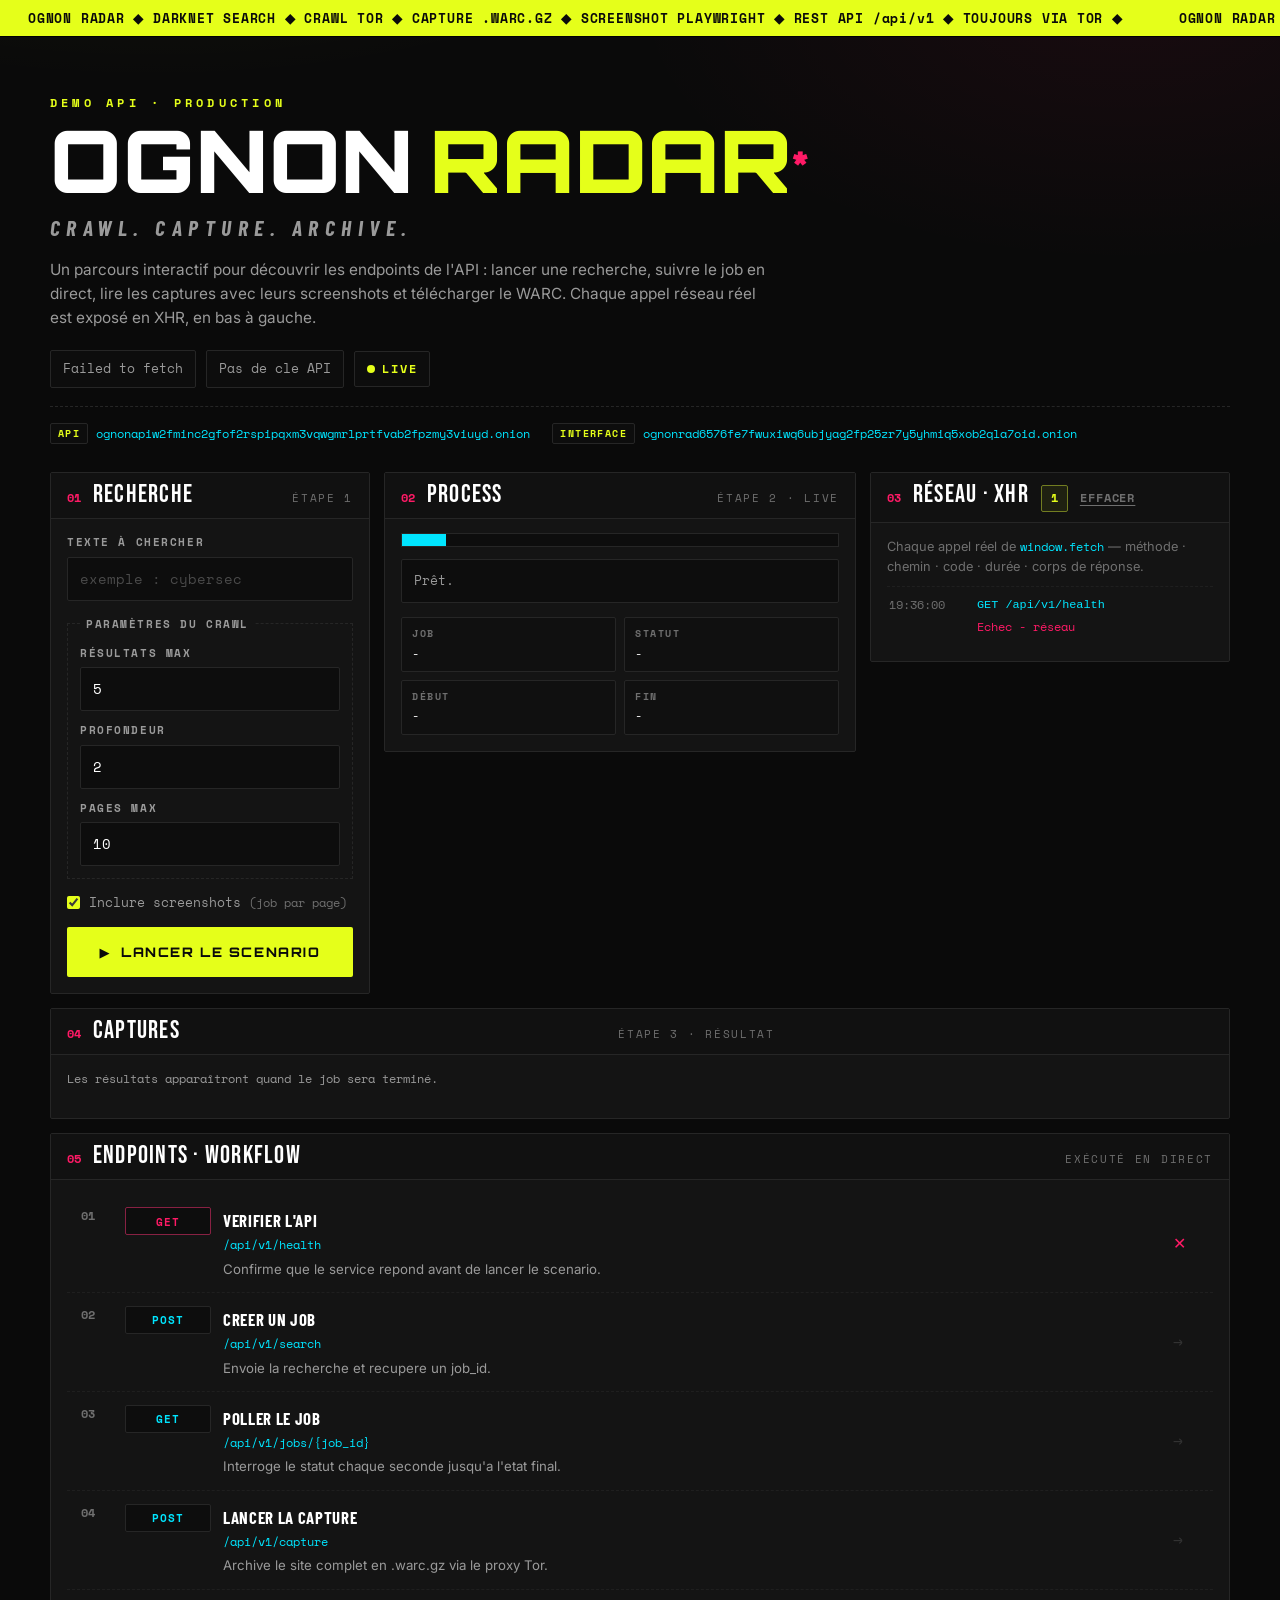
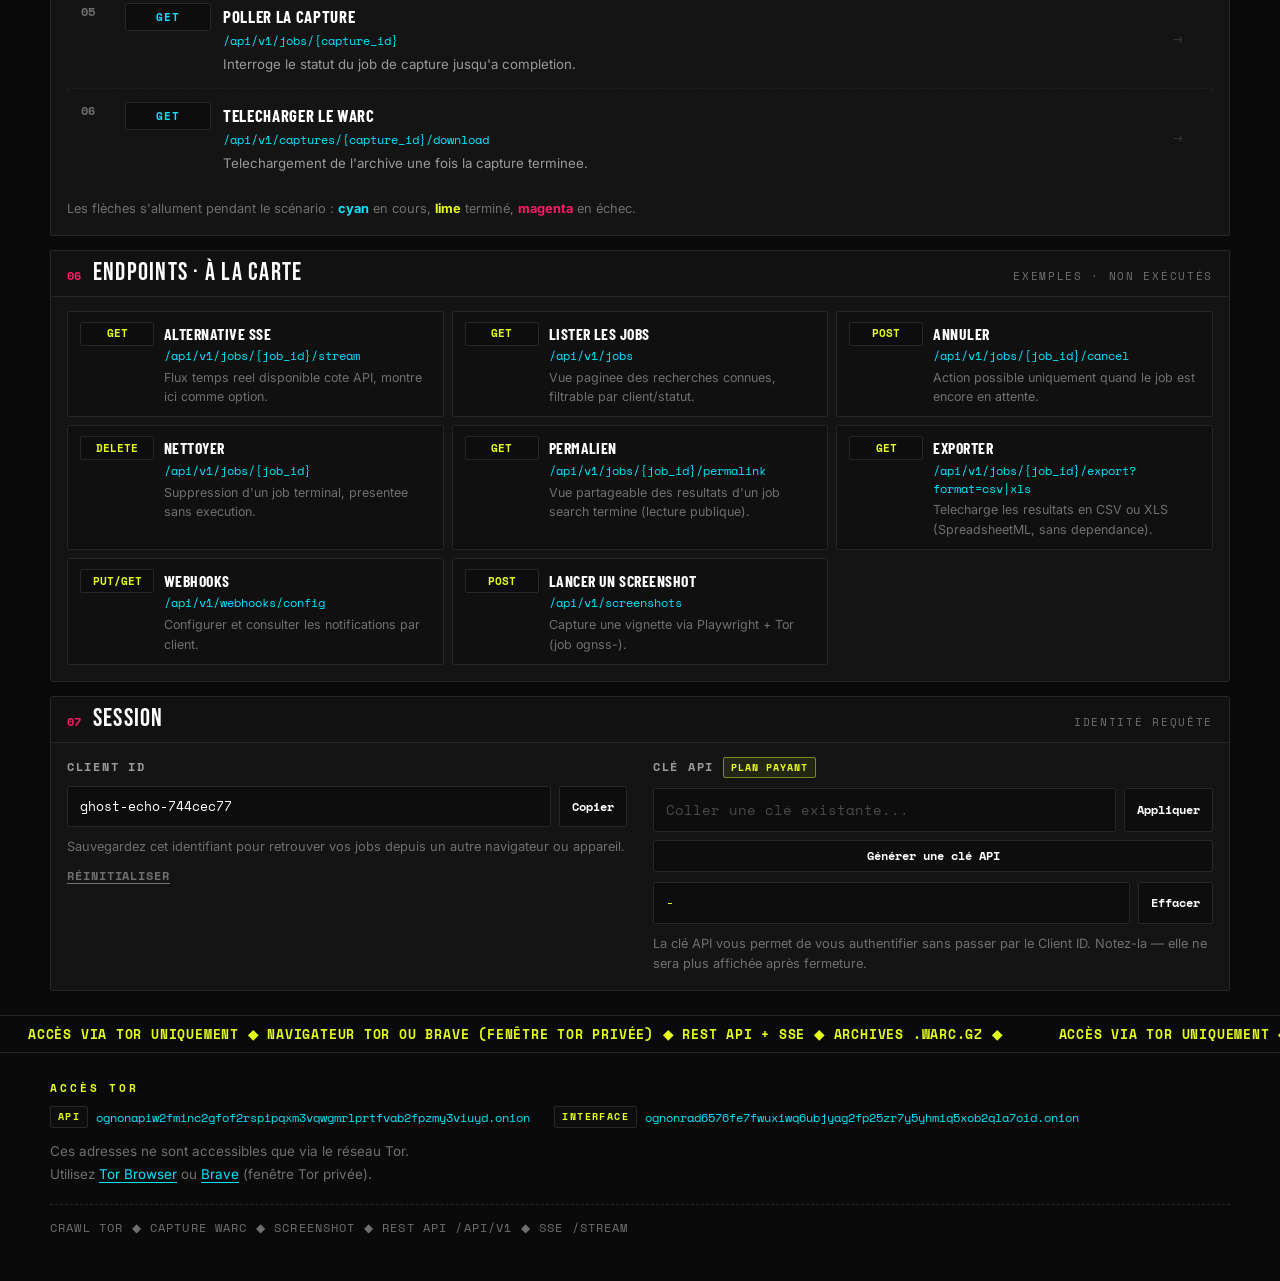
<file: clients/www/index.html>
<!doctype html>
<html lang="fr">
  <head>
    <meta charset="utf-8">
    <meta name="viewport" content="width=device-width, initial-scale=1">
    <title>Ognon Radar — Recherche .onion & API REST via Tor</title>
    <meta name="description" content="Ognon Radar : moteur de recherche sur le darknet. Crawl de sites .onion via Tor, captures WARC, screenshots et résultats en temps réel via API REST. Démo interactive incluse.">
    <link rel="canonical" href="https://dw.13h.be/">
    <meta property="og:type" content="website">
    <meta property="og:site_name" content="Ognon Radar">
    <meta property="og:title" content="Ognon Radar — Recherche .onion & API REST via Tor">
    <meta property="og:description" content="Moteur de recherche darknet : crawl des sites .onion via Tor, captures WARC, screenshots, API REST et résultats en temps réel.">
    <meta property="og:url" content="https://dw.13h.be/">
    <meta property="og:locale" content="fr_FR">
    <meta name="twitter:card" content="summary">
    <meta name="twitter:title" content="Ognon Radar — Recherche .onion & API REST via Tor">
    <meta name="twitter:description" content="Moteur de recherche darknet : crawl des sites .onion via Tor, captures WARC, screenshots, API REST et résultats en temps réel.">
    <script type="application/ld+json">
    {
      "@context": "https://schema.org",
      "@type": "WebSite",
      "name": "Ognon Radar",
      "url": "https://dw.13h.be/",
      "description": "Moteur de recherche de sites .onion via Tor : crawl, captures WARC, screenshots et API REST.",
      "inLanguage": "fr",
      "publisher": { "@type": "Organization", "name": "Ognon Radar" }
    }
    </script>
    <link rel="preconnect" href="https://fonts.googleapis.com">
    <link rel="preconnect" href="https://fonts.gstatic.com" crossorigin>
    <link href="https://fonts.googleapis.com/css2?family=Orbitron:wght@500;700;800;900&family=Space+Mono:ital,wght@0,400;0,700;1,400&family=Bebas+Neue&family=Barlow+Condensed:ital,wght@0,500;0,600;0,700;1,500&family=Inter:wght@400;500;600;700&display=swap" rel="stylesheet">
    <link rel="stylesheet" href="./styles.css?v=dev">
    <script src="./app.js?v=dev" defer></script>
  </head>
  <body>
    <div id="deploy-bar" title="Développement local"></div>

    <!-- ───── Ticker haut ───── -->
    <div class="marquee marquee--lime" aria-hidden="true">
      <div class="marquee-track">
        <div class="marquee-seg">OGNON RADAR ◆ DARKNET SEARCH ◆ CRAWL TOR ◆ CAPTURE .WARC.GZ ◆ SCREENSHOT PLAYWRIGHT ◆ REST API /api/v1 ◆ TOUJOURS VIA TOR ◆</div>
        <div class="marquee-seg">OGNON RADAR ◆ DARKNET SEARCH ◆ CRAWL TOR ◆ CAPTURE .WARC.GZ ◆ SCREENSHOT PLAYWRIGHT ◆ REST API /api/v1 ◆ TOUJOURS VIA TOR ◆</div>
      </div>
    </div>

    <header class="hero">
      <div class="hero-inner">
        <p class="hero-eyebrow">DEMO API · PRODUCTION</p>
        <div class="hero-title">
          <h1>OGNON<span class="hero-hl">RADAR</span><span class="hero-star" aria-hidden="true">*</span></h1>
        </div>
        <p class="hero-sub">CRAWL. CAPTURE. ARCHIVE.</p>
        <p class="hero-desc">
          Un parcours interactif pour découvrir les endpoints de l'API&nbsp;: lancer une recherche,
          suivre le job en direct, lire les captures avec leurs screenshots et télécharger le WARC.
          Chaque appel réseau réel est exposé en XHR, en bas à gauche.
        </p>
        <div class="hero-statuses">
          <output id="health-status" aria-live="polite">Vérification API...</output>
          <output id="api-key-status" aria-live="polite">Pas de clé API</output>
          <span class="live-badge" title="Session en direct"><span class="live-dot" aria-hidden="true"></span> LIVE</span>
        </div>
        <div class="onion-strip">
          <span class="onion-entry">
            <span class="onion-label">API</span>
            <a href="tor://ognonapiw2fminc2gfof2rspipqxm3vqwgmrlprtfvab2fpzmy3viuyd.onion" target="_blank" rel="noreferrer">ognonapiw2fminc2gfof2rspipqxm3vqwgmrlprtfvab2fpzmy3viuyd.onion</a>
          </span>
          <span class="onion-entry">
            <span class="onion-label">Interface</span>
            <a href="tor://ognonrad6576fe7fwuxiwq6ubjyag2fp25zr7y5yhmiq5xob2qla7oid.onion" target="_blank" rel="noreferrer">ognonrad6576fe7fwuxiwq6ubjyag2fp25zr7y5yhmiq5xob2qla7oid.onion</a>
          </span>
        </div>
      </div>
    </header>

    <main class="dashboard">
      <!-- ───── Console / résultats ───── -->
      <div class="workspace-grid">

        <!-- 01 · Recherche -->
        <section class="panel composer-panel" aria-labelledby="composer-title">
          <header class="panel-head">
            <span class="panel-num">01</span>
            <h2 class="panel-title" id="composer-title">Recherche</h2>
            <span class="panel-tag">étape 1</span>
          </header>
          <div class="panel-body">
            <form id="search-form">
              <label class="field">
                <span>Texte à chercher</span>
                <input
                  id="term"
                  name="term"
                  type="search"
                  autocomplete="off"
                  minlength="1"
                  maxlength="100"
                  placeholder="exemple : cybersec"
                  required
                >
              </label>

              <fieldset class="field-params">
                <legend>Paramètres du crawl</legend>

                <label class="field">
                  <span>Résultats max</span>
                  <input id="max-results" name="max_results" type="number" min="1" max="100" value="5">
                </label>

                <label class="field">
                  <span>Profondeur</span>
                  <input id="max-depth" name="max_depth" type="number" min="1" max="5" value="2">
                </label>

                <label class="field">
                  <span>Pages max</span>
                  <input id="max-pages" name="max_pages" type="number" min="1" max="200" value="10">
                </label>
              </fieldset>

              <label class="checkbox-label">
                <input type="checkbox" id="include-screenshots" name="include_screenshots" checked>
                <span>Inclure screenshots <span class="muted-note">(job par page)</span></span>
              </label>

              <button type="submit" class="btn-primary"><span aria-hidden="true">▶</span> Lancer le scenario</button>
            </form>
          </div>
        </section>

        <!-- 02 · Process -->
        <section class="panel process-panel" aria-labelledby="process-title">
          <header class="panel-head">
            <span class="panel-num">02</span>
            <h2 class="panel-title" id="process-title">Process</h2>
            <span class="panel-tag">étape 2 · live</span>
          </header>
          <div class="panel-body">
            <div id="job-meter" class="job-meter" data-state="idle">
              <span></span>
            </div>

            <output id="status" aria-live="polite">Prêt.</output>

            <dl id="job-details">
              <div>
                <dt>Job</dt>
                <dd id="job-id">-</dd>
              </div>
              <div>
                <dt>Statut</dt>
                <dd id="job-status">-</dd>
              </div>
              <div>
                <dt>Début</dt>
                <dd id="job-started">-</dd>
              </div>
              <div>
                <dt>Fin</dt>
                <dd id="job-completed">-</dd>
              </div>              </dl>
          </div>
        </section>

        <!-- 03 · Réseau XHR -->
        <section class="panel xhr-panel" aria-labelledby="xhr-title">
          <header class="panel-head">
            <span class="panel-num">03</span>
            <h2 class="panel-title" id="xhr-title">Réseau · XHR</h2>
            <output id="xhr-count" class="xhr-count" aria-live="polite">0</output>
            <button type="button" id="xhr-clear" class="btn-ghost">effacer</button>
          </header>
          <div class="panel-body">
            <p class="panel-note panel-note--compact">Chaque appel réel de <code>window.fetch</code> — méthode · chemin · code · durée · corps de réponse.</p>
            <ol id="poll-log" class="poll-log" aria-live="polite" aria-label="Journal des appels XHR"></ol>
          </div>
        </section>

        <!-- 04 · Captures (pleine largeur, ligne 2) -->
        <section class="panel result-panel panel--wide" aria-labelledby="results-title">
          <header class="panel-head">
            <span class="panel-num">04</span>
            <h2 class="panel-title" id="results-title">Captures</h2>
            <span class="panel-tag">étape 3 · résultat</span>
            <div id="results-share" class="results-share-bar" hidden></div>
          </header>
          <div class="panel-body">
            <p id="summary">Les résultats apparaîtront quand le job sera terminé.</p>
            <ol id="results" class="results-list" aria-label="Captures"></ol>
          </div>
        </section>

      </div>

      <!-- ───── 05 · Endpoints / workflow ───── -->
      <section class="panel panel--wide wf-panel" aria-labelledby="wf-title">
        <header class="panel-head">
          <span class="panel-num">05</span>
          <h2 class="panel-title" id="wf-title">Endpoints · Workflow</h2>
          <span class="panel-tag">exécuté en direct</span>
        </header>
        <div class="panel-body">
          <ol id="endpoint-list" class="endpoint-list" aria-label="Parcours des endpoints"></ol>
          <p class="panel-note">Les flèches s'allument pendant le scénario&nbsp;: <b class="c-active">cyan</b> en cours, <b class="c-done">lime</b> terminé, <b class="c-fail">magenta</b> en échec.</p>
        </div>
      </section>

      <!-- ───── 06 · Endpoints à la carte ───── -->
      <section class="panel panel--wide annex-panel" aria-labelledby="annex-title">
        <header class="panel-head">
          <span class="panel-num">06</span>
          <h2 class="panel-title" id="annex-title">Endpoints · à la carte</h2>
          <span class="panel-tag">exemples · non exécutés</span>
        </header>
        <div class="panel-body">
          <ol id="endpoint-annex-list" class="annex-list" aria-label="Endpoints annexes"></ol>
        </div>
      </section>

      <!-- ───── 07 · Session ───── -->
      <section class="panel panel--wide session-panel" aria-labelledby="session-title">
        <header class="panel-head">
          <span class="panel-num">07</span>
          <h2 class="panel-title" id="session-title">Session</h2>
          <span class="panel-tag">identité requête</span>
        </header>
        <div class="panel-body session-body">
          <div class="cred-block">
            <p class="cred-label">Client ID</p>
            <div class="cred-row">
              <output id="client-id-full" class="cred-value">-</output>
              <button type="button" id="copy-client-id" class="btn-chip">Copier</button>
            </div>
            <p class="cred-hint">Sauvegardez cet identifiant pour retrouver vos jobs depuis un autre navigateur ou appareil.</p>
            <button type="button" id="reset-client-id" class="btn-ghost">Réinitialiser</button>
          </div>
          <div class="cred-block">
            <p class="cred-label">Clé API <span class="badge">plan payant</span></p>
            <div id="cred-key-inactive" class="cred-key-box">
              <div class="cred-row">
                <input id="api-key-input" type="text" placeholder="Coller une clé existante..." autocomplete="off" spellcheck="false">
                <button type="button" id="apply-api-key" class="btn-chip">Appliquer</button>
              </div>
              <button type="button" id="generate-api-key" class="btn-chip btn-chip--cyan">Générer une clé API</button>
            </div>
            <div id="cred-key-active" class="cred-key-box" hidden>
              <div class="cred-row">
                <output id="api-key-display" class="cred-value cred-value--key">-</output>
                <button type="button" id="clear-api-key" class="btn-chip">Effacer</button>
              </div>
            </div>
            <p class="cred-hint">La clé API vous permet de vous authentifier sans passer par le Client ID. Notez-la — elle ne sera plus affichée après fermeture.</p>
          </div>
        </div>
      </section>
    </main>

    <footer class="scenario-footer">
      <!-- ───── Ticker bas ───── -->
      <div class="marquee marquee--dark" aria-hidden="true">
        <div class="marquee-track">
          <div class="marquee-seg">ACCÈS VIA TOR UNIQUEMENT ◆ NAVIGATEUR TOR OU BRAVE (FENÊTRE TOR PRIVÉE) ◆ REST API + SSE ◆ ARCHIVES .WARC.GZ ◆</div>
          <div class="marquee-seg">ACCÈS VIA TOR UNIQUEMENT ◆ NAVIGATEUR TOR OU BRAVE (FENÊTRE TOR PRIVÉE) ◆ REST API + SSE ◆ ARCHIVES .WARC.GZ ◆</div>
        </div>
      </div>

      <div class="footer-inner">
        <div class="footer-onion">
          <p class="eyebrow">Accès Tor</p>
          <div class="footer-onion-links">
            <span class="onion-entry">
              <span class="onion-label">API</span>
              <a href="tor://ognonapiw2fminc2gfof2rspipqxm3vqwgmrlprtfvab2fpzmy3viuyd.onion" target="_blank" rel="noreferrer">ognonapiw2fminc2gfof2rspipqxm3vqwgmrlprtfvab2fpzmy3viuyd.onion</a>
            </span>
            <span class="onion-entry">
              <span class="onion-label">Interface</span>
              <a href="tor://ognonrad6576fe7fwuxiwq6ubjyag2fp25zr7y5yhmiq5xob2qla7oid.onion" target="_blank" rel="noreferrer">ognonrad6576fe7fwuxiwq6ubjyag2fp25zr7y5yhmiq5xob2qla7oid.onion</a>
            </span>
          </div>
          <p class="footer-onion-hint">Ces adresses ne sont accessibles que via le réseau Tor. <br>Utilisez <a href="https://www.torproject.org/download/" target="_blank" rel="noreferrer">Tor Browser</a> ou <a href="https://brave.com/download/" target="_blank" rel="noreferrer">Brave</a> (fenêtre Tor privée).</p>
        </div>
        <p class="footer-note">CRAWL TOR ◆ CAPTURE WARC ◆ SCREENSHOT ◆ REST API /api/v1 ◆ SSE /stream</p>
      </div>
    </footer>
  </body>
</html>
</file>
<file: clients/www/styles.css>
/* ────────────────────────────────────────────────────────────────
   Ognon Radar — styles au look SPX6900
   Palette : noir profond · lime #E5FF1A · magenta #FF1A66 · cyan #00E5FF
   Typo    : Orbitron (display) · Bebas Neue (titres panneaux)
             Space Mono (data) · Barlow Condensed (sous-titres) · Inter (body)
   ──────────────────────────────────────────────────────────────── */

:root {
  --spx-lime: #e5ff1a;
  --spx-yellow: #ffe500;
  --spx-magenta: #ff1a66;
  --spx-cyan: #00e5ff;
  --spx-black: #0a0a0a;
  --spx-dark: #141414;
  --spx-panel: #171717;
  --spx-line: #262626;
  --spx-white: #ffffff;
  --spx-gray: #9a9a9a;
  --spx-muted: #6f6f6f;

  --font-display: "Orbitron", ui-sans-serif, system-ui, sans-serif;
  --font-stat: "Bebas Neue", "Barlow Condensed", Impact, sans-serif;
  --font-condensed: "Barlow Condensed", "Arial Narrow", sans-serif;
  --font-data: "Space Mono", ui-monospace, SFMono-Regular, Menlo, monospace;
  --font-body: "Inter", ui-sans-serif, system-ui, sans-serif;
}

* {
  box-sizing: border-box;
}

html {
  scroll-behavior: smooth;
}

body {
  margin: 0;
  color: var(--spx-white);
  font-family: var(--font-body);
  line-height: 1.55;
  background:
    radial-gradient(1100px 520px at 12% -8%, rgba(229, 255, 26, .07), transparent 60%),
    radial-gradient(900px 480px at 88% 0%, rgba(255, 26, 102, .06), transparent 55%),
    var(--spx-black);
}

h1, h2, p, code {
  overflow-wrap: anywhere;
}

a {
  color: var(--spx-cyan);
}

/* ───── Deploy top bar ───── */
#deploy-bar {
  position: fixed;
  top: 0;
  left: 0;
  width: 100%;
  height: 3px;
  background: var(--spx-lime);
  z-index: 1000;
  cursor: help;
  pointer-events: auto;
}

/* ───── Marquee / ticker ───── */
.marquee {
  overflow: hidden;
  width: 100%;
  user-select: none;
  -webkit-user-select: none;
}

.marquee-track {
  display: inline-flex;
  white-space: nowrap;
  will-change: transform;
  animation: mq-scroll 26s linear infinite;
}

.marquee:hover .marquee-track {
  animation-play-state: paused;
}

.marquee-seg {
  flex-shrink: 0;
  white-space: nowrap;
  padding: 8px 28px;
  font-family: var(--font-data);
  font-size: .82rem;
  font-weight: 700;
  letter-spacing: .06em;
}

.marquee--lime {
  background: var(--spx-lime);
  color: var(--spx-black);
  border-block-end: 1px solid #000;
}

.marquee--dark {
  background: var(--spx-black);
  color: var(--spx-lime);
  border-block: 1px solid var(--spx-line);
}

@keyframes mq-scroll {
  from { transform: translateX(0); }
  to   { transform: translateX(-50%); }
}

@media (prefers-reduced-motion: reduce) {
  .marquee-track {
    animation: none;
  }
}

/* ───── Hero ───── */
.hero {
  padding: clamp(30px, 5vw, 56px) 0 28px;
}

.hero-inner {
  width: min(1180px, calc(100% - 32px));
  margin-inline: auto;
}

.hero-eyebrow {
  margin: 0 0 6px;
  font-family: var(--font-data);
  font-size: .78rem;
  font-weight: 700;
  letter-spacing: .34em;
  color: var(--spx-lime);
  text-transform: uppercase;
}

.hero-title {
  display: flex;
  align-items: baseline;
  gap: 8px;
}

.hero h1 {
  margin: 0;
  font-family: var(--font-display);
  font-weight: 900;
  font-size: clamp(2.4rem, 8vw, 5.4rem);
  line-height: .95;
  letter-spacing: .01em;
  text-transform: uppercase;
  color: var(--spx-white);
}

.hero-hl {
  color: var(--spx-lime);
  margin-inline-start: .18em;
}

.hero-star {
  font-family: var(--font-display);
  font-size: clamp(1.2rem, 3vw, 2rem);
  color: var(--spx-magenta);
  transform: translateY(-.6em);
  display: inline-block;
}

.hero-sub {
  margin: 10px 0 0;
  font-family: var(--font-condensed);
  font-style: italic;
  font-weight: 700;
  font-size: clamp(1rem, 2.4vw, 1.35rem);
  letter-spacing: .3em;
  text-transform: uppercase;
  color: var(--spx-gray);
}

.hero-desc {
  max-width: 720px;
  margin: 14px 0 0;
  color: var(--spx-gray);
  font-size: .96rem;
}

.hero-statuses {
  display: flex;
  flex-wrap: wrap;
  align-items: center;
  gap: 10px;
  margin-top: 20px;
}

#health-status,
#api-key-status {
  display: inline-block;
  min-height: 38px;
  border: 1px solid var(--spx-line);
  border-radius: 2px;
  padding: 8px 12px;
  background: #0d0d0d;
  font-family: var(--font-data);
  font-size: .8rem;
  color: var(--spx-gray);
}

.live-badge {
  display: inline-flex;
  align-items: center;
  gap: 7px;
  padding: 8px 12px;
  border: 1px solid var(--spx-line);
  border-radius: 2px;
  background: #0d0d0d;
  font-family: var(--font-data);
  font-size: .72rem;
  font-weight: 700;
  letter-spacing: .16em;
  color: var(--spx-lime);
  text-transform: uppercase;
}

.live-dot {
  width: 8px;
  height: 8px;
  border-radius: 50%;
  background: var(--spx-lime);
  animation: blink 1.1s ease-in-out infinite;
}

@keyframes blink {
  0%, 100% { opacity: 1; }
  50%      { opacity: .25; }
}

/* États génériques des <output> */
output[data-state="running"],
output[data-state="queued"] {
  color: var(--spx-cyan);
  border-color: color-mix(in srgb, var(--spx-cyan) 45%, var(--spx-line));
}

output[data-state="completed"] {
  color: var(--spx-lime);
  border-color: color-mix(in srgb, var(--spx-lime) 45%, var(--spx-line));
}

output[data-state="failed"],
output[data-state="cancelled"] {
  color: var(--spx-magenta);
  border-color: color-mix(in srgb, var(--spx-magenta) 45%, var(--spx-line));
}

output[data-href] {
  cursor: pointer;
}

output[data-href]:hover {
  text-decoration: underline;
  text-underline-offset: 3px;
}

/* Hommes / légende workflow */
.c-active { color: var(--spx-cyan); }
.c-done   { color: var(--spx-lime); }
.c-fail   { color: var(--spx-magenta); }

/* ───── Liens onion ───── */
.onion-strip {
  display: flex;
  flex-wrap: wrap;
  gap: 8px 22px;
  align-items: center;
  margin-top: 18px;
  padding-top: 16px;
  border-top: 1px dashed var(--spx-line);
}

.onion-entry {
  display: inline-flex;
  align-items: center;
  gap: 8px;
  font-size: .82rem;
}

.onion-label {
  display: inline-block;
  padding: 2px 7px;
  border: 1px solid var(--spx-line);
  border-radius: 2px;
  background: #0d0d0d;
  color: var(--spx-lime);
  font-family: var(--font-data);
  font-size: .64rem;
  font-weight: 700;
  letter-spacing: .14em;
  text-transform: uppercase;
}

.onion-entry a {
  color: var(--spx-cyan);
  text-decoration: none;
  font-family: var(--font-data);
  font-size: .76rem;
  overflow-wrap: anywhere;
  word-break: break-all;
  transition: color .15s ease;
}

.onion-entry a:hover {
  color: var(--spx-lime);
  text-decoration: underline;
  text-underline-offset: 3px;
}

/* ───── Layout global ───── */
.dashboard {
  width: min(1180px, calc(100% - 32px));
  margin-inline: auto;
  display: grid;
  gap: 14px;
  padding-bottom: 14px;
}

.panel {
  min-width: 0;
  background: var(--spx-dark);
  border: 1px solid var(--spx-line);
  border-radius: 2px;
}

.panel--wide {
  grid-column: 1 / -1;
}

.panel-head {
  display: flex;
  align-items: baseline;
  flex-wrap: wrap;
  gap: 4px 12px;
  padding: 10px 16px;
  border-block-end: 1px solid var(--spx-line);
  background: #111;
}

.panel-num {
  font-family: var(--font-data);
  font-size: .78rem;
  font-weight: 700;
  color: var(--spx-magenta);
}

/* Barre permalien + exports du panneau résultats (masquée tant qu'il n'y a
   pas de résultats search terminé — app.js pilote l'attribut hidden). */
.results-share-bar {
  display: flex;
  align-items: center;
  flex-wrap: wrap;
  gap: 6px;
  margin-left: auto;
}

.share-permalink {
  font-family: var(--font-data);
  font-size: .66rem;
  color: var(--spx-cyan);
  max-width: 28ch;
  overflow: hidden;
  text-overflow: ellipsis;
  white-space: nowrap;
}

@media (max-width: 720px) {
  .results-share-bar {
    margin-left: 0;
    flex-basis: 100%;
  }
}

.panel-title {
  margin: 0;
  font-family: var(--font-stat);
  font-size: 1.55rem;
  line-height: 1;
  font-weight: 400;
  letter-spacing: .05em;
  text-transform: uppercase;
  color: var(--spx-white);
}

.panel-tag {
  margin-left: auto;
  font-family: var(--font-data);
  font-size: .66rem;
  letter-spacing: .16em;
  text-transform: uppercase;
  color: var(--spx-muted);
  white-space: nowrap;
}

.panel-body {
  padding: 14px 16px 16px;
}

.panel-note {
  margin: 12px 0 0;
  font-size: .8rem;
  color: var(--spx-muted);
}

.panel-note code {
  font-family: var(--font-data);
  font-size: .76rem;
  color: var(--spx-cyan);
}

.panel-note--compact {
  margin: 0 0 10px;
}

/* ───── Workflow endpoints ───── */
.endpoint-list {
  list-style: none;
  margin: 0;
  padding: 0;
  display: grid;
  counter-reset: wf;
}

.endpoint-list li {
  --wf-color: var(--spx-muted);
  position: relative;
  display: grid;
  grid-template-columns: 86px minmax(0, 1fr) 26px;
  gap: 12px;
  align-items: start;
  padding: 13px 14px 13px 58px;
  border-block-end: 1px dashed #1f1f1f;
  counter-increment: wf;
}

.endpoint-list li:last-child {
  border-block-end: 0;
}

.endpoint-list li::before {
  content: counter(wf, decimal-leading-zero);
  position: absolute;
  left: 14px;
  top: 13px;
  font-family: var(--font-data);
  font-size: .74rem;
  font-weight: 700;
  color: var(--spx-muted);
}

.endpoint-list li::after {
  content: "→";
  align-self: center;
  font-family: var(--font-data);
  font-size: 1rem;
  color: #333;
}

.endpoint-list li[data-state="active"] {
  background: linear-gradient(90deg, rgba(0, 229, 255, .07), transparent 60%);
  --wf-color: var(--spx-cyan);
}

.endpoint-list li[data-state="active"]::after {
  content: "●";
  color: var(--spx-cyan);
  animation: blink 1s ease-in-out infinite;
}

.endpoint-list li[data-state="done"] {
  --wf-color: var(--spx-lime);
}

.endpoint-list li[data-state="done"]::after {
  content: "✓";
  color: var(--spx-lime);
}

.endpoint-list li[data-state="failed"] {
  --wf-color: var(--spx-magenta);
}

.endpoint-list li[data-state="failed"]::after {
  content: "✕";
  color: var(--spx-magenta);
}

.endpoint-list li[data-state="active"]::before,
.endpoint-list li[data-state="done"]::before {
  color: var(--wf-color);
}

.endpoint-list .method {
  display: inline-grid;
  place-items: center;
  width: 100%;
  height: 28px;
  border: 1px solid var(--spx-line);
  border-radius: 2px;
  background: #0d0d0d;
  color: var(--spx-cyan);
  font-family: var(--font-data);
  font-size: .7rem;
  font-weight: 700;
  letter-spacing: .08em;
}

.endpoint-list li[data-state="done"] .method {
  border-color: color-mix(in srgb, var(--spx-lime) 45%, var(--spx-line));
  color: var(--spx-lime);
}

.endpoint-list li[data-state="failed"] .method {
  border-color: color-mix(in srgb, var(--spx-magenta) 45%, var(--spx-line));
  color: var(--spx-magenta);
}

.endpoint-list strong,
.endpoint-list code,
.endpoint-list p {
  display: block;
}

.endpoint-list strong {
  font-family: var(--font-condensed);
  font-size: 1.05rem;
  font-weight: 700;
  letter-spacing: .04em;
  text-transform: uppercase;
  color: var(--spx-white);
}

.endpoint-list code {
  margin-top: 2px;
  font-family: var(--font-data);
  font-size: .78rem;
  color: var(--spx-cyan);
}

.endpoint-list p {
  margin: 4px 0 0;
  font-size: .83rem;
  color: var(--spx-gray);
}

.endpoint-list li[data-mode="example"] {
  opacity: .7;
}

/* ───── Annexes endpoints ───── */
.annex-list {
  list-style: none;
  margin: 0;
  padding: 0;
  display: grid;
  grid-template-columns: repeat(auto-fit, minmax(300px, 1fr));
  gap: 8px;
}

.annex-list li {
  display: grid;
  grid-template-columns: 74px minmax(0, 1fr);
  gap: 10px;
  align-items: start;
  padding: 10px 12px;
  border: 1px solid var(--spx-line);
  border-radius: 2px;
  background: #101010;
}

.annex-list .method {
  display: inline-grid;
  place-items: center;
  height: 24px;
  border: 1px solid var(--spx-line);
  border-radius: 2px;
  background: #0d0d0d;
  color: var(--spx-lime);
  font-family: var(--font-data);
  font-size: .66rem;
  font-weight: 700;
}

.annex-list strong,
.annex-list code,
.annex-list p {
  display: block;
}

.annex-list strong {
  font-family: var(--font-condensed);
  font-size: .98rem;
  font-weight: 700;
  text-transform: uppercase;
  letter-spacing: .03em;
  color: var(--spx-white);
}

.annex-list code {
  margin-top: 1px;
  font-family: var(--font-data);
  font-size: .72rem;
  color: var(--spx-cyan);
}

.annex-list p {
  margin: 3px 0 0;
  font-size: .78rem;
  color: var(--spx-muted);
}

/* ───── Session / credentials ───── */
.session-body {
  display: grid;
  grid-template-columns: repeat(2, minmax(0, 1fr));
  gap: 26px;
}

.cred-block {
  display: grid;
  gap: 10px;
  align-content: start;
}

.cred-label {
  margin: 0;
  font-family: var(--font-data);
  font-size: .76rem;
  font-weight: 700;
  letter-spacing: .14em;
  text-transform: uppercase;
  color: var(--spx-gray);
}

.cred-row {
  display: grid;
  grid-template-columns: minmax(0, 1fr) auto;
  gap: 8px;
}

.cred-value {
  display: block;
  padding: 10px 12px;
  border: 1px solid var(--spx-line);
  border-radius: 2px;
  background: #0d0d0d;
  color: var(--spx-white);
  font-family: var(--font-data);
  font-size: .8rem;
  overflow: hidden;
  text-overflow: ellipsis;
  white-space: nowrap;
}

.cred-value--key {
  color: var(--spx-lime);
}

.cred-hint {
  margin: 0;
  font-size: .8rem;
  color: var(--spx-muted);
}

.cred-key-box {
  display: grid;
  gap: 8px;
}

.badge {
  display: inline-block;
  padding: 2px 7px;
  border: 1px solid color-mix(in srgb, var(--spx-lime) 45%, var(--spx-line));
  border-radius: 2px;
  background: rgba(229, 255, 26, .08);
  color: var(--spx-lime);
  font-family: var(--font-data);
  font-size: .62rem;
  letter-spacing: .1em;
  text-transform: uppercase;
  vertical-align: middle;
}

.btn-chip {
  display: inline-flex;
  align-items: center;
  justify-content: center;
  min-height: 0;
  padding: 6px 12px;
  border: 1px solid var(--spx-line);
  border-radius: 2px;
  background: #0d0d0d;
  color: var(--spx-white);
  font-family: var(--font-data);
  font-size: .72rem;
  font-weight: 700;
  white-space: nowrap;
  cursor: pointer;
  transition: border-color .15s ease, color .15s ease, background .15s ease;
}

.btn-chip:hover {
  border-color: var(--spx-lime);
  color: var(--spx-lime);
  background: #101010;
}

.btn-chip--cyan:hover {
  border-color: var(--spx-cyan);
  color: var(--spx-cyan);
}

.btn-ghost {
  display: inline-flex;
  align-items: center;
  width: auto;
  min-height: 0;
  padding: 0;
  border: 0;
  background: none;
  color: var(--spx-muted);
  font-family: var(--font-data);
  font-size: .72rem;
  font-weight: 700;
  letter-spacing: .08em;
  text-transform: uppercase;
  cursor: pointer;
  text-decoration: underline;
  text-underline-offset: 3px;
}

.btn-ghost:hover {
  background: none;
  color: var(--spx-lime);
}

/* ───── Grille console ───── */
.workspace-grid {
  grid-column: 1 / -1;
  display: grid;
  gap: 14px;
  align-items: start;
  /* Ligne 1 : 01 Recherche + 02 Process + 03 Réseau XHR côte à côte ;
     04 Captures (panel--wide) occupe la ligne 2 en pleine largeur. */
  grid-template-columns: minmax(0, 320px) minmax(0, 1fr) minmax(0, 360px);
}

.mid-col {
  display: grid;
  gap: 14px;
  min-width: 0;
}

/* ───── Form ───── */
form {
  display: grid;
  gap: 14px;
}

.field {
  display: grid;
  gap: 6px;
}

.field > span,
fieldset.field-params legend {
  font-family: var(--font-data);
  font-size: .7rem;
  font-weight: 700;
  letter-spacing: .14em;
  text-transform: uppercase;
  color: var(--spx-gray);
}

.field-params {
  display: grid;
  gap: 10px;
  grid-template-columns: 1fr;
  margin: 0;
  padding: 12px;
  border: 1px dashed var(--spx-line);
}

.field-params legend {
  padding: 0 6px;
  background: var(--spx-dark);
}

input {
  width: 100%;
  min-height: 44px;
  border: 1px solid var(--spx-line);
  border-radius: 2px;
  background: #0d0d0d;
  color: var(--spx-white);
  font-family: var(--font-data);
  font-size: .86rem;
  padding: 10px 12px;
}

input::placeholder {
  color: #4a4a4a;
}

input:focus {
  outline: 0;
  border-color: var(--spx-cyan);
  box-shadow: 0 0 0 2px rgba(0, 229, 255, .22);
}

input[type="checkbox"] {
  width: auto;
  min-height: 0;
  accent-color: var(--spx-lime);
  margin: 0;
}

.checkbox-label {
  display: flex;
  align-items: center;
  gap: 9px;
  font-family: var(--font-data);
  font-size: .8rem;
  color: var(--spx-gray);
  cursor: pointer;
}

.checkbox-label input[type="checkbox"] {
  flex-shrink: 0;
}

.muted-note {
  color: var(--spx-muted);
  font-size: .74rem;
}

.btn-primary {
  display: inline-flex;
  align-items: center;
  justify-content: center;
  gap: 10px;
  width: 100%;
  padding: 15px;
  border: 0;
  border-radius: 2px;
  background: var(--spx-lime);
  color: var(--spx-black);
  font-family: var(--font-display);
  font-size: .82rem;
  font-weight: 800;
  letter-spacing: .12em;
  text-transform: uppercase;
  cursor: pointer;
  transition: background .15s ease, color .15s ease;
}

.btn-primary:hover {
  background: var(--spx-magenta);
  color: var(--spx-white);
}

.btn-primary:disabled {
  cursor: wait;
  opacity: .7;
}

button {
  font: inherit;
}

/* ───── Process ───── */
.job-meter {
  position: relative;
  height: 14px;
  margin-bottom: 12px;
  overflow: hidden;
  border: 1px solid var(--spx-line);
  background: #0d0d0d;
}

.job-meter span {
  display: block;
  width: 10%;
  height: 100%;
  background: var(--spx-cyan);
  transition: width .3s ease, background .3s ease;
}

.job-meter[data-state="queued"] span {
  width: 22%;
  background: var(--spx-yellow);
}

.job-meter[data-state="running"] span {
  width: 72%;
  background: var(--spx-cyan);
  animation: pulse 1s ease-in-out infinite alternate;
}

.job-meter[data-state="completed"] span {
  width: 100%;
  background: var(--spx-lime);
}

.job-meter[data-state="failed"] span,
.job-meter[data-state="cancelled"] span {
  width: 100%;
  background: var(--spx-magenta);
}

@keyframes pulse {
  from { filter: brightness(.9); }
  to   { filter: brightness(1.25); }
}

#status {
  display: block;
  min-height: 44px;
  border: 1px solid var(--spx-line);
  border-radius: 2px;
  padding: 10px 12px;
  background: #0d0d0d;
  font-family: var(--font-data);
  font-size: .82rem;
  color: var(--spx-gray);
}

#job-details {
  display: grid;
  grid-template-columns: repeat(2, minmax(0, 1fr));
  gap: 8px;
  margin: 14px 0 0;
}

#job-details div {
  border: 1px solid var(--spx-line);
  border-radius: 2px;
  background: #101010;
  padding: 8px 10px;
  min-width: 0;
}

#job-details dt {
  font-family: var(--font-data);
  font-size: .62rem;
  font-weight: 700;
  letter-spacing: .16em;
  text-transform: uppercase;
  color: var(--spx-muted);
}

#job-details dd {
  margin: 2px 0 0;
  font-family: var(--font-data);
  font-size: .78rem;
  color: var(--spx-white);
  overflow-wrap: anywhere;
}

/* ───── Réseau XHR / poll log ───── */
.xhr-count {
  display: inline-block;
  min-height: 0;
  padding: 3px 9px;
  border: 1px solid color-mix(in srgb, var(--spx-lime) 40%, var(--spx-line));
  border-radius: 2px;
  background: rgba(229, 255, 26, .07);
  font-family: var(--font-data);
  font-size: .74rem;
  font-weight: 700;
  color: var(--spx-lime);
}

.poll-log {
  display: grid;
  gap: 0;
  margin: 0;
  padding: 0;
  list-style: none;
  max-height: 320px;
  overflow-y: auto;
}

.poll-log li {
  display: grid;
  grid-template-columns: 78px minmax(0, 1fr);
  gap: 2px 10px;
  padding: 9px 2px;
  border-block-start: 1px dashed #1f1f1f;
  font-family: var(--font-data);
  font-size: .76rem;
}

.poll-log time {
  color: var(--spx-muted);
  font-size: .72rem;
}

.poll-log code {
  color: var(--spx-cyan);
  font-size: .74rem;
  word-break: break-all;
}

.poll-log span {
  grid-column: 2;
  color: var(--spx-gray);
  font-size: .76rem;
}

.poll-log span[data-state="running"],
.poll-log span[data-state="queued"] {
  color: var(--spx-cyan);
}

.poll-log span[data-state="completed"] {
  color: var(--spx-lime);
}

.poll-log span[data-state="failed"],
.poll-log span[data-state="cancelled"] {
  color: var(--spx-magenta);
}

.xhr-body {
  grid-column: 2;
  margin: 4px 0 0;
  padding: 6px 8px;
  border: 1px solid #1d1d1d;
  border-radius: 2px;
  background: #0b0b0b;
  color: #7d7d7d;
  font-family: var(--font-data);
  font-size: .68rem;
  line-height: 1.5;
  white-space: pre-wrap;
  word-break: break-all;
  max-height: 96px;
  overflow-y: auto;
}

/* ───── Résultats / captures ───── */
#summary {
  margin: 0 0 14px;
  font-family: var(--font-data);
  font-size: .78rem;
  color: var(--spx-gray);
}

.results-list {
  display: grid;
  gap: 10px;
  margin: 0;
  padding: 0;
  list-style: none;
}

.results-list li {
  border: 1px solid var(--spx-line);
  border-radius: 2px;
  background: #101010;
  padding: 12px;
}

article {
  display: grid;
  gap: 8px;
  min-width: 0;
}

article.has-thumb {
  grid-template-columns: 180px minmax(0, 1fr);
  align-items: start;
  column-gap: 14px;
}

article h3 {
  margin: 0;
  font-size: 1rem;
  line-height: 1.3;
}

article h3 a {
  font-family: var(--font-display);
  font-size: .82rem;
  font-weight: 700;
  letter-spacing: .02em;
  color: var(--spx-white);
  text-decoration: none;
  transition: color .15s ease;
  overflow-wrap: anywhere;
}

article h3 a:hover {
  color: var(--spx-lime);
}

.onion-badge {
  display: inline-flex;
  align-items: center;
  gap: 4px;
  padding: 1px 7px;
  margin-left: 6px;
  border-radius: 2px;
  background: var(--spx-lime);
  color: var(--spx-black);
  font-family: var(--font-data);
  font-size: .62rem;
  font-weight: 700;
  letter-spacing: .1em;
  text-transform: uppercase;
  vertical-align: middle;
}

article p {
  margin: 0;
  font-size: .87rem;
  color: var(--spx-gray);
}

article footer {
  display: flex;
  flex-wrap: wrap;
  gap: 6px 12px;
  font-family: var(--font-data);
  font-size: .72rem;
  color: var(--spx-muted);
}

/* ───── Paragraphes uniques avec terme surligné ───── */
.result-paragraphs {
  display: grid;
  gap: 6px;
  padding: 10px 12px;
  border-left: 3px solid var(--spx-lime);
  background: rgba(229, 255, 26, .05);
  border-radius: 0 4px 4px 0;
}

.result-paragraph {
  font-size: .82rem;
  color: #c9c9c9;
}

.result-paragraph mark {
  background: var(--spx-lime);
  color: var(--spx-black);
  padding: 0 2px;
  border-radius: 2px;
  font-weight: 600;
}

.capture-bar {
  display: flex;
  align-items: center;
  flex-wrap: wrap;
  gap: 10px;
  margin-block-start: 4px;
}

.btn-capture {
  display: inline-flex;
  align-items: center;
  min-height: 0;
  width: auto;
  padding: 5px 12px;
  border: 1px solid var(--spx-cyan);
  border-radius: 2px;
  background: transparent;
  color: var(--spx-cyan);
  font-family: var(--font-data);
  font-size: .7rem;
  font-weight: 700;
  letter-spacing: .1em;
  text-transform: uppercase;
  cursor: pointer;
  transition: background .15s ease, color .15s ease;
}

.btn-capture:hover {
  background: var(--spx-cyan);
  color: var(--spx-black);
}

.btn-capture:disabled {
  cursor: wait;
  opacity: .6;
}

.capture-status {
  font-family: var(--font-data);
  font-size: .74rem;
  color: var(--spx-muted);
}

.capture-status[data-state="running"] {
  color: var(--spx-cyan);
}

.capture-status[data-state="completed"] {
  color: var(--spx-lime);
}

.capture-status[data-state="failed"] {
  color: var(--spx-magenta);
}

.capture-download-link {
  font-family: var(--font-data);
  font-size: .78rem;
  font-weight: 700;
  color: var(--spx-lime);
  text-decoration: none;
  border-bottom: 1px solid var(--spx-lime);
  padding-bottom: 1px;
}

.capture-download-link:hover {
  color: var(--spx-magenta);
  border-color: var(--spx-magenta);
}

/* Screenshot thumbnail */
.result-thumb {
  width: 180px;
  height: 128px;
  object-fit: cover;
  border: 1px solid var(--spx-line);
  border-radius: 2px;
  cursor: zoom-in;
  display: block;
  grid-row: 1 / -1;
  transition: border-color .15s ease;
}

.result-thumb:hover {
  border-color: var(--spx-cyan);
}

.result-thumb--pending {
  cursor: default;
  background-color: #101010;
  background-image: repeating-linear-gradient(
    45deg,
    transparent,
    transparent 4px,
    rgba(0, 229, 255, .06) 4px,
    rgba(0, 229, 255, .06) 8px
  );
}

.result-thumb--failed {
  cursor: default;
  background-color: #101010;
  opacity: .35;
}

/* ───── Lightbox dialog ───── */
.screenshot-dialog {
  background: var(--spx-dark);
  border: 1px solid var(--spx-line);
  padding: 8px;
  max-width: min(90vw, 960px);
  border-radius: 2px;
}

.screenshot-dialog img {
  display: block;
  max-width: 100%;
  max-height: calc(90vh - 20px);
}

.screenshot-dialog::backdrop {
  background: rgba(0, 0, 0, .78);
}

/* ───── Footer ───── */
.scenario-footer {
  margin-top: 10px;
}

.footer-inner {
  width: min(1180px, calc(100% - 32px));
  margin-inline: auto;
  padding: 26px 0 44px;
}

.footer-onion {
  margin-bottom: 18px;
}

.eyebrow {
  margin: 0 0 10px;
  font-family: var(--font-data);
  font-size: .7rem;
  font-weight: 700;
  letter-spacing: .26em;
  text-transform: uppercase;
  color: var(--spx-lime);
}

.footer-onion-links {
  display: flex;
  flex-wrap: wrap;
  gap: 8px 24px;
}

.footer-onion-hint {
  margin: 12px 0 0;
  font-size: .84rem;
  line-height: 1.7;
  color: var(--spx-muted);
}

.footer-onion-hint a {
  color: var(--spx-cyan);
  text-underline-offset: 3px;
}

.footer-note {
  margin: 0;
  padding-top: 14px;
  border-top: 1px dashed var(--spx-line);
  font-family: var(--font-data);
  font-size: .72rem;
  letter-spacing: .1em;
  text-transform: uppercase;
  color: var(--spx-muted);
}

/* ───── Scrollbars (mono, discrètes) ───── */
.poll-log::-webkit-scrollbar,
.xhr-body::-webkit-scrollbar {
  width: 8px;
}

.poll-log::-webkit-scrollbar-thumb,
.xhr-body::-webkit-scrollbar-thumb {
  background: #2a2a2a;
  border-radius: 4px;
}

/* ───── Responsive ───── */
@media (max-width: 1020px) {
  .workspace-grid {
    grid-template-columns: 1fr;
  }

  .hero-inner,
  .dashboard,
  .footer-inner {
    width: min(100% - 20px, 1180px);
  }
}

@media (max-width: 640px) {
  .session-body,
  #job-details {
    grid-template-columns: 1fr;
  }

  .footer-onion-links {
    flex-direction: column;
    gap: 8px;
  }

  .endpoint-list li {
    grid-template-columns: 1fr;
    gap: 8px;
    padding-inline-start: 58px;
  }

  .endpoint-list li::after {
    position: absolute;
    right: 14px;
    top: 13px;
  }

  .annex-list {
    grid-template-columns: 1fr;
  }
}
</file>
